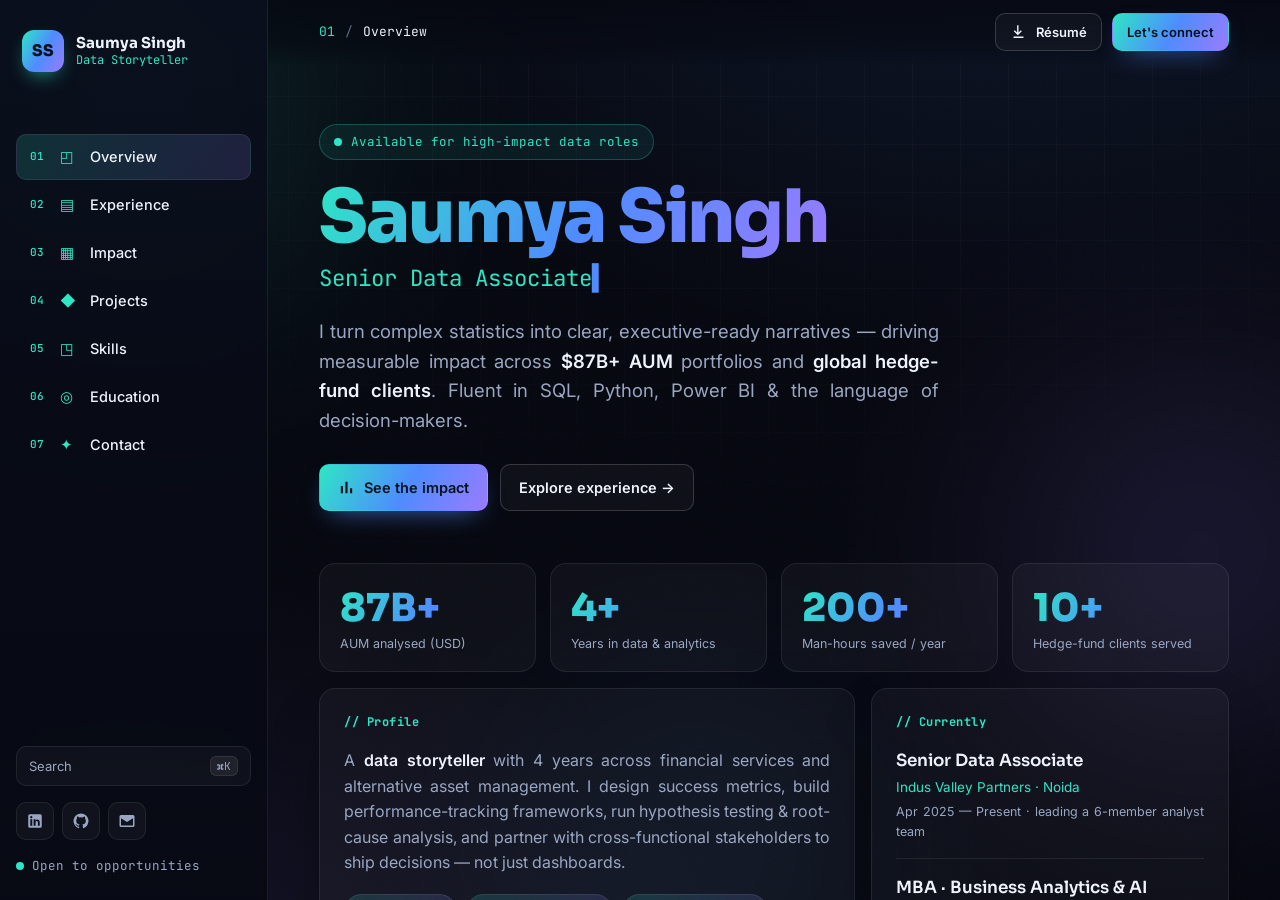
<file: index.html>
<!DOCTYPE html>
<html lang="en">
<head>
  <meta charset="UTF-8" />
  <meta name="viewport" content="width=device-width, initial-scale=1.0" />
  <title>Saumya Singh · Data Storyteller</title>
  <meta name="description" content="Saumya Singh — Data Storyteller & Senior Data Associate. Turning complex data into executive-ready decisions across $87B+ AUM hedge-fund portfolios." />
  <link rel="preconnect" href="https://fonts.googleapis.com" />
  <link rel="preconnect" href="https://fonts.gstatic.com" crossorigin />
  <link href="https://fonts.googleapis.com/css2?family=Sora:wght@500;600;700;800&family=Inter:wght@400;500;600&family=JetBrains+Mono:wght@500&display=swap" rel="stylesheet" />
  <link rel="stylesheet" href="styles.css" />
</head>
<body>
  <!-- Ambient background -->
  <div class="bg" aria-hidden="true">
    <div class="bg__grid"></div>
    <div class="bg__orb bg__orb--1"></div>
    <div class="bg__orb bg__orb--2"></div>
    <div class="bg__orb bg__orb--3"></div>
    <div class="bg__noise"></div>
  </div>

  <!-- ============ SIDEBAR ============ -->
  <aside class="side" id="side">
    <div class="side__top">
      <a class="brand" href="#overview" data-view="overview">
        <span class="brand__logo">SS</span>
        <span class="brand__txt">
          <strong>Saumya Singh</strong>
          <em>Data Storyteller</em>
        </span>
      </a>
    </div>

    <nav class="navlist" id="navlist" aria-label="Primary">
      <a class="navitem" href="#overview"   data-view="overview"><span class="navitem__ix">01</span><span class="navitem__ic">◰</span><span class="navitem__tx">Overview</span></a>
      <a class="navitem" href="#experience" data-view="experience"><span class="navitem__ix">02</span><span class="navitem__ic">▤</span><span class="navitem__tx">Experience</span></a>
      <a class="navitem" href="#impact"     data-view="impact"><span class="navitem__ix">03</span><span class="navitem__ic">▦</span><span class="navitem__tx">Impact</span></a>
      <a class="navitem" href="#projects"   data-view="projects"><span class="navitem__ix">04</span><span class="navitem__ic">◆</span><span class="navitem__tx">Projects</span></a>
      <a class="navitem" href="#skills"     data-view="skills"><span class="navitem__ix">05</span><span class="navitem__ic">◳</span><span class="navitem__tx">Skills</span></a>
      <a class="navitem" href="#education"  data-view="education"><span class="navitem__ix">06</span><span class="navitem__ic">◎</span><span class="navitem__tx">Education</span></a>
      <a class="navitem" href="#contact"    data-view="contact"><span class="navitem__ix">07</span><span class="navitem__ic">✦</span><span class="navitem__tx">Contact</span></a>
      <span class="navind" id="navind" aria-hidden="true"></span>
    </nav>

    <div class="side__bottom">
      <button class="cmdk" id="cmdkBtn" type="button">
        <span>Search</span><kbd>⌘K</kbd>
      </button>
      <div class="side__social">
        <a href="https://www.linkedin.com/in/saumya-singh-0604/" target="_blank" rel="noopener noreferrer" aria-label="LinkedIn" title="LinkedIn">
          <svg viewBox="0 0 24 24"><path d="M19 3a2 2 0 0 1 2 2v14a2 2 0 0 1-2 2H5a2 2 0 0 1-2-2V5a2 2 0 0 1 2-2h14zM8.34 18.34V9.74H5.67v8.6h2.67zM7 8.57a1.55 1.55 0 1 0 0-3.1 1.55 1.55 0 0 0 0 3.1zM18.34 18.34v-4.71c0-2.52-1.35-3.69-3.14-3.69a2.71 2.71 0 0 0-2.46 1.35h-.04V9.74h-2.56v8.6h2.67v-4.25c0-1.12.21-2.2 1.6-2.2 1.37 0 1.39 1.28 1.39 2.27v4.18h2.68z"/></svg>
        </a>
        <a href="https://github.com/data-with-saumya" target="_blank" rel="noopener noreferrer" aria-label="GitHub" title="GitHub">
          <svg viewBox="0 0 24 24"><path d="M12 2A10 10 0 0 0 8.84 21.5c.5.08.66-.22.66-.48v-1.7c-2.78.6-3.37-1.34-3.37-1.34-.45-1.16-1.11-1.46-1.11-1.46-.9-.62.07-.6.07-.6 1 .07 1.53 1.03 1.53 1.03.9 1.52 2.34 1.08 2.91.83.09-.65.35-1.09.63-1.34-2.22-.25-4.55-1.11-4.55-4.94 0-1.09.39-1.98 1.03-2.68-.1-.25-.45-1.27.1-2.65 0 0 .84-.27 2.75 1.02a9.5 9.5 0 0 1 5 0c1.91-1.29 2.75-1.02 2.75-1.02.55 1.38.2 2.4.1 2.65.64.7 1.03 1.59 1.03 2.68 0 3.84-2.34 4.69-4.57 4.94.36.31.68.92.68 1.85v2.74c0 .27.16.57.67.48A10 10 0 0 0 12 2z"/></svg>
        </a>
        <a href="mailto:aba25saumya@iima.ac.in" aria-label="Email" title="Email">
          <svg viewBox="0 0 24 24"><path d="M4 4h16a2 2 0 0 1 2 2v12a2 2 0 0 1-2 2H4a2 2 0 0 1-2-2V6a2 2 0 0 1 2-2zm8 7L4.5 6.5h15L12 11zm0 2.2L4 8.2V18h16V8.2l-8 5z"/></svg>
        </a>
      </div>
      <p class="side__avail"><span class="dot"></span> Open to opportunities</p>
    </div>
  </aside>

  <!-- ============ MOBILE TOPBAR ============ -->
  <header class="mtop">
    <a class="brand brand--mini" href="#overview" data-view="overview">
      <span class="brand__logo">SS</span><strong>Saumya Singh</strong>
    </a>
    <button class="burger" id="burger" aria-label="Menu"><span></span><span></span><span></span></button>
  </header>
  <div class="scrim" id="scrim" aria-hidden="true"></div>

  <!-- ============ STAGE ============ -->
  <main class="stage" id="stage">
    <div class="topbar">
      <div class="topbar__crumb">
        <span class="topbar__ix" id="tbIx">01</span>
        <span class="topbar__sep">/</span>
        <span class="topbar__name" id="tbName">Overview</span>
      </div>
      <div class="topbar__actions">
        <a class="btn btn--ghost btn--sm" id="cvBtn" href="assets/Saumya_Singh_Resume.pdf" download>
          <svg viewBox="0 0 24 24" class="ic"><path d="M12 3v10.5l3.3-3.3 1.4 1.4-5.7 5.7-5.7-5.7 1.4-1.4 3.3 3.3V3h2zM5 19h14v2H5z"/></svg>
          Résumé
        </a>
        <a class="btn btn--primary btn--sm" href="https://www.linkedin.com/in/saumya-singh-0604/" target="_blank" rel="noopener noreferrer">Let's connect</a>
      </div>
    </div>

    <!-- ============================================================= OVERVIEW -->
    <section class="view" id="overview" data-ix="01" data-name="Overview">
      <div class="vwrap">
        <div class="hero">
          <p class="hero__eyebrow"><span class="dot"></span> Available for high-impact data roles</p>
          <h1 class="hero__title"><span class="grad">Saumya Singh</span></h1>
          <p class="hero__role"><span id="typed"></span><span class="caret">▌</span></p>
          <p class="hero__lede">
            I turn complex statistics into clear, executive-ready narratives —
            driving measurable impact across <b>$87B+ AUM</b> portfolios and
            <b>global hedge-fund clients</b>. Fluent in SQL, Python, Power BI &amp; the language of decision-makers.
          </p>
          <div class="hero__cta">
            <a class="btn btn--primary" href="#impact" data-view="impact">
              <svg viewBox="0 0 24 24" class="ic"><path d="M4 20V10h3v10H4zm6.5 0V4h3v16h-3zM17 20v-7h3v7h-3z"/></svg>
              See the impact
            </a>
            <a class="btn btn--ghost" href="#experience" data-view="experience">Explore experience →</a>
          </div>
        </div>

        <div class="kpis">
          <button class="kpi" data-view="impact">
            <span class="kpi__num"><span data-count="87" data-suffix="B+">0</span></span>
            <span class="kpi__lbl">AUM analysed (USD)</span>
            <span class="kpi__spark"></span>
          </button>
          <button class="kpi" data-view="experience">
            <span class="kpi__num"><span data-count="4" data-suffix="+">0</span></span>
            <span class="kpi__lbl">Years in data &amp; analytics</span>
            <span class="kpi__spark"></span>
          </button>
          <button class="kpi" data-view="impact">
            <span class="kpi__num"><span data-count="200" data-suffix="+">0</span></span>
            <span class="kpi__lbl">Man-hours saved / year</span>
            <span class="kpi__spark"></span>
          </button>
          <button class="kpi" data-view="impact">
            <span class="kpi__num"><span data-count="10" data-suffix="+">0</span></span>
            <span class="kpi__lbl">Hedge-fund clients served</span>
            <span class="kpi__spark"></span>
          </button>
        </div>

        <div class="ov-grid">
          <article class="card ov-about">
            <h3 class="card__kicker">// Profile</h3>
            <p>
              A <b>data storyteller</b> with 4 years across financial services and
              alternative asset management. I design success metrics, build
              performance-tracking frameworks, run hypothesis testing &amp; root-cause
              analysis, and partner with cross-functional stakeholders to ship
              decisions — not just dashboards.
            </p>
            <div class="chips">
              <span class="chip" data-view="skills">Data Analytics</span>
              <span class="chip" data-view="skills">Executive Reporting</span>
              <span class="chip" data-view="skills">MDM &amp; Governance</span>
              <span class="chip" data-view="skills">Hedge Funds</span>
              <span class="chip" data-view="skills">ESG Strategy</span>
              <span class="chip" data-view="skills">AI Product</span>
            </div>
          </article>
          <article class="card ov-now">
            <h3 class="card__kicker">// Currently</h3>
            <p class="ov-now__role">Senior Data Associate</p>
            <p class="ov-now__org">Indus Valley Partners · Noida</p>
            <p class="ov-now__meta">Apr 2025 — Present · leading a 6-member analyst team</p>
            <hr class="rule" />
            <p class="ov-now__role">MBA · Business Analytics &amp; AI</p>
            <p class="ov-now__org">IIM Ahmedabad</p>
            <p class="ov-now__meta">Mar 2025 — Ongoing</p>
            <a class="link-more" href="#education" data-view="education">View education →</a>
          </article>
        </div>
      </div>
    </section>

    <!-- ============================================================= EXPERIENCE -->
    <section class="view" id="experience" data-ix="02" data-name="Experience">
      <div class="vwrap">
        <header class="vhead">
          <h2 class="vhead__title">Experience</h2>
          <p class="vhead__sub">Six years of compounding ownership — from business development to leading data delivery for global hedge funds. <b>Select a role</b> to expand.</p>
        </header>

        <div class="exp">
          <div class="exp__list" id="expList" role="tablist" aria-label="Roles">
            <button class="exprole is-active" data-role="r1" role="tab">
              <span class="exprole__dot"></span>
              <span class="exprole__body">
                <strong>Senior Data Associate</strong>
                <em>Indus Valley Partners</em>
                <span class="exprole__date">Apr 2025 — Present</span>
              </span>
            </button>
            <button class="exprole" data-role="r2" role="tab">
              <span class="exprole__dot"></span>
              <span class="exprole__body">
                <strong>Data Associate</strong>
                <em>Indus Valley Partners</em>
                <span class="exprole__date">Oct 2022 — Mar 2025</span>
              </span>
            </button>
            <button class="exprole" data-role="r3" role="tab">
              <span class="exprole__dot"></span>
              <span class="exprole__body">
                <strong>Business Manager</strong>
                <em>ETEHAS</em>
                <span class="exprole__date">Nov 2020 — May 2022</span>
              </span>
            </button>
            <button class="exprole" data-role="r4" role="tab">
              <span class="exprole__dot"></span>
              <span class="exprole__body">
                <strong>Business Development Exec.</strong>
                <em>ACPL Systems</em>
                <span class="exprole__date">Jun 2019 — Mar 2020</span>
              </span>
            </button>
          </div>

          <div class="exp__detail" id="expDetail">
            <!-- R1 -->
            <article class="expcard is-active" data-role="r1">
              <div class="expcard__head">
                <div>
                  <h3>Senior Data Associate</h3>
                  <p class="expcard__org">Indus Valley Partners · Noida</p>
                </div>
                <span class="expcard__date">Apr 2025 — Present</span>
              </div>
              <div class="expcard__tags"><span>SQL</span><span>Python</span><span>EDM</span><span>AI Pilots</span><span>ESG</span><span>Leadership</span></div>
              <ul class="bullets">
                <li><b>Data Consulting &amp; Automation</b> — <i>+15% operational efficiency</i> and <i>200+ man-hours saved / year</i> by orchestrating data-driven consulting for global hedge funds and automating end-to-end reporting pipelines.</li>
                <li><b>Experiment Design &amp; Validation</b> — validated a new AI-powered analytics solution before company-wide rollout by piloting the Portfolio Monitoring chatbot and aligning NY-based stakeholders with the product team.</li>
                <li><b>Validation Automation</b> — cut manual testing effort to <i>10% of prior levels</i> via automated alert monitoring and targeted error resolution.</li>
                <li><b>ESG Strategy</b> — pioneered an ESG Policy Trend Analysis framework, turning regulatory complexity into pitch-ready insights.</li>
                <li><b>Team Leadership</b> — led a <i>6-member</i> analyst team across concurrent global mandates, lifting delivery accuracy by <i>15%</i>.</li>
              </ul>
            </article>
            <!-- R2 -->
            <article class="expcard" data-role="r2">
              <div class="expcard__head">
                <div>
                  <h3>Data Associate</h3>
                  <p class="expcard__org">Indus Valley Partners · Noida</p>
                </div>
                <span class="expcard__date">Oct 2022 — Mar 2025</span>
              </div>
              <p class="expcard__note">★ Promoted to Senior Data Associate after 2.5 years — 6 Data Associates reporting in.</p>
              <div class="expcard__tags"><span>MDM</span><span>Data Governance</span><span>Power BI</span><span>Predictive Modelling</span><span>BRD/FRD/TOM</span></div>
              <ul class="bullets">
                <li><b>MDM Implementation (Project Owner)</b> — delivered IVP's Enterprise Data Dictionary with metadata management, taxonomy modelling, data lineage &amp; validation standards — <i>production bugs cut 54% → 25%</i>.</li>
                <li><b>Data Integration &amp; Architecture</b> — built scalable governance frameworks across financial, portfolio, asset &amp; client domains; an audit-ready standard adopted across the implementation team.</li>
                <li><b>Portfolio Analytics</b> — insights for <i>$87B+ AUM</i> via data mining &amp; predictive modelling, enabling C-suite decisions.</li>
                <li><b>BI &amp; Reporting</b> — governed Power BI dashboards for <i>10+ hedge-fund clients</i>, reducing manual effort 15%.</li>
                <li><b>Business Analysis</b> — authored BRDs, FRDs &amp; Target Operating Models for multi-million-dollar initiatives.</li>
              </ul>
            </article>
            <!-- R3 -->
            <article class="expcard" data-role="r3">
              <div class="expcard__head">
                <div>
                  <h3>Business Manager</h3>
                  <p class="expcard__org">ETEHAS · Gurugram</p>
                </div>
                <span class="expcard__date">Nov 2020 — May 2022</span>
              </div>
              <div class="expcard__tags"><span>Operations</span><span>Go-to-Market</span><span>Market Research</span><span>B2B</span></div>
              <ul class="bullets">
                <li><b>Entrepreneurial Leadership</b> — ran end-to-end operations in a high-growth startup; pivoted through COVID to drive a <i>+22% increase in sales</i>.</li>
                <li><b>Proactive Problem-Solving</b> — owned the full lifecycle of retail pop-up stores, from location scouting to lead generation.</li>
                <li><b>Market Research</b> — analysed customer segments &amp; manufacturing workflows to optimise supply chains and support B2B deals.</li>
              </ul>
            </article>
            <!-- R4 -->
            <article class="expcard" data-role="r4">
              <div class="expcard__head">
                <div>
                  <h3>Business Development Executive</h3>
                  <p class="expcard__org">ACPL Systems Pvt. Ltd. · Gurugram</p>
                </div>
                <span class="expcard__date">Jun 2019 — Mar 2020</span>
              </div>
              <div class="expcard__tags"><span>CRM</span><span>Sales Funnel</span><span>Outreach</span></div>
              <ul class="bullets">
                <li>Generated leads &amp; expanded customer interest by <i>10%</i> through targeted outreach.</li>
                <li>Managed accounts end-to-end across <i>17 client relationships</i>, owning the full CRM cycle.</li>
                <li>Engaged IT leaders for panels &amp; webinars, growing audience reach <i>3×</i>.</li>
              </ul>
            </article>
          </div>
        </div>
      </div>
    </section>

    <!-- ============================================================= IMPACT -->
    <section class="view" id="impact" data-ix="03" data-name="Impact">
      <div class="vwrap">
        <header class="vhead">
          <h2 class="vhead__title">Impact, in numbers</h2>
          <p class="vhead__sub">Every line on a résumé should move a metric. Here's the data story.</p>
        </header>

        <div class="tiles">
          <div class="tile"><span class="tile__n"><span data-count="87" data-suffix="B+">0</span></span><span class="tile__l">USD AUM analysed</span></div>
          <div class="tile"><span class="tile__n"><span data-count="200" data-suffix="+">0</span></span><span class="tile__l">Man-hours saved / yr</span></div>
          <div class="tile"><span class="tile__n"><span data-count="10" data-suffix="+">0</span></span><span class="tile__l">Hedge-fund clients</span></div>
          <div class="tile"><span class="tile__n"><span data-count="6">0</span></span><span class="tile__l">Analysts led</span></div>
          <div class="tile"><span class="tile__n"><span data-count="5">0</span></span><span class="tile__l">Global clients</span></div>
          <div class="tile"><span class="tile__n"><span data-count="3" data-suffix="×">0</span></span><span class="tile__l">Audience reach</span></div>
        </div>

        <div class="impact-grid">
          <article class="card chart-card">
            <h3 class="card__kicker">// Measured business impact</h3>
            <div class="bars">
              <div class="bar"><div class="bar__top"><span>Manual testing reduced</span><b>90%</b></div><div class="bar__track"><div class="bar__fill" style="--val:90%"></div></div></div>
              <div class="bar"><div class="bar__top"><span>Sales growth · ETEHAS</span><b>+22%</b></div><div class="bar__track"><div class="bar__fill" style="--val:22%"></div></div></div>
              <div class="bar"><div class="bar__top"><span>Operational efficiency</span><b>+15%</b></div><div class="bar__track"><div class="bar__fill" style="--val:15%"></div></div></div>
              <div class="bar"><div class="bar__top"><span>Delivery accuracy</span><b>+15%</b></div><div class="bar__track"><div class="bar__fill" style="--val:15%"></div></div></div>
              <div class="bar"><div class="bar__top"><span>Customer interest · ACPL</span><b>+10%</b></div><div class="bar__track"><div class="bar__fill" style="--val:10%"></div></div></div>
            </div>
          </article>

          <article class="card chart-card">
            <h3 class="card__kicker">// Production quality — bug rate</h3>
            <div class="beforeafter">
              <div class="ba">
                <div class="ba__bar ba__bar--bad"><div class="ba__fill" style="--val:54%"></div></div>
                <span class="ba__n">54%</span><span class="ba__l">Before</span>
              </div>
              <svg class="ba__arrow" viewBox="0 0 24 24"><path d="M5 12h12l-4-4m4 4-4 4"/></svg>
              <div class="ba">
                <div class="ba__bar ba__bar--good"><div class="ba__fill" style="--val:25%"></div></div>
                <span class="ba__n">25%</span><span class="ba__l">After (MDM)</span>
              </div>
            </div>
            <p class="chart-foot">Owned IVP's Enterprise Data Dictionary end-to-end — a <b>29-point</b> drop in production bugs and a step-change in data trust.</p>
          </article>

          <article class="card rings-card">
            <h3 class="card__kicker">// Signature outcomes</h3>
            <div class="rings">
              <div class="ring" style="--p:15">
                <svg viewBox="0 0 120 120"><circle class="ring__bg" cx="60" cy="60" r="52"/><circle class="ring__val" cx="60" cy="60" r="52"/></svg>
                <span class="ring__c"><b>+15%</b><em>Efficiency</em></span>
              </div>
              <div class="ring" style="--p:90">
                <svg viewBox="0 0 120 120"><circle class="ring__bg" cx="60" cy="60" r="52"/><circle class="ring__val" cx="60" cy="60" r="52"/></svg>
                <span class="ring__c"><b>90%</b><em>Less testing</em></span>
              </div>
              <div class="ring" style="--p:22">
                <svg viewBox="0 0 120 120"><circle class="ring__bg" cx="60" cy="60" r="52"/><circle class="ring__val" cx="60" cy="60" r="52"/></svg>
                <span class="ring__c"><b>+22%</b><em>Sales</em></span>
              </div>
            </div>
          </article>
        </div>
      </div>
    </section>

    <!-- ============================================================= PROJECTS -->
    <section class="view" id="projects" data-ix="04" data-name="Projects">
      <div class="vwrap">
        <header class="vhead">
          <h2 class="vhead__title">Projects from <em>SaumyaDigsIn</em></h2>
          <p class="vhead__sub">Personal investigations — each one a full case: the problem, the data, the SQL, and the decision. <a class="vhead__link" href="https://github.com/data-with-saumya/SaumyaDigsIn" target="_blank" rel="noopener noreferrer">github.com/data-with-saumya/SaumyaDigsIn ↗</a></p>
        </header>

        <div class="projects-grid">
          <button class="proj-card" data-view="project-trust-safety" type="button">
            <div class="proj-card__top">
              <span class="proj-card__ix">P-01</span>
              <span class="proj-card__status proj-card__status--closed">● investigation_closed</span>
            </div>
            <div class="proj-card__hero">
              <span class="proj-card__metric">+248<small>%</small></span>
              <span class="proj-card__metric-l">weekly removals spike</span>
            </div>
            <h3 class="proj-card__title">Content moderation spike investigation</h3>
            <p class="proj-card__hook">Was the system overreacting — or was something real happening? Full 3-step SQL investigation: anomaly detection → RCA → precision check.</p>
            <div class="proj-card__tags">
              <span class="proj-tag">Trust &amp; Safety</span>
              <span class="proj-tag">SQL · Window Functions</span>
              <span class="proj-tag">Anomaly Detection</span>
            </div>
            <span class="proj-card__cta">Open project <svg viewBox="0 0 24 24" width="14" height="14" fill="none" stroke="currentColor" stroke-width="2.2"><path d="M5 12h14M13 6l6 6-6 6"/></svg></span>
          </button>

          <button class="proj-card" data-view="project-fraud-alert" type="button">
            <div class="proj-card__top">
              <span class="proj-card__ix">P-02</span>
              <span class="proj-card__status proj-card__status--open">◎ product_investigation</span>
            </div>
            <div class="proj-card__hero">
              <span class="proj-card__metric">~95<small>%</small></span>
              <span class="proj-card__metric-l">fraud alert false positives</span>
            </div>
            <h3 class="proj-card__title">Should we build the "This Was Me" button?</h3>
            <p class="proj-card__hook">A full PM investigation — RICE scoring across 3 features, PRD with guardrails, and a complete A/B test spec with kill-switch conditions.</p>
            <div class="proj-card__tags">
              <span class="proj-tag">FinTech</span>
              <span class="proj-tag">Product Management</span>
              <span class="proj-tag">A/B Testing</span>
            </div>
            <span class="proj-card__cta">Open project <svg viewBox="0 0 24 24" width="14" height="14" fill="none" stroke="currentColor" stroke-width="2.2"><path d="M5 12h14M13 6l6 6-6 6"/></svg></span>
          </button>
        </div>
      </div>
    </section>

    <!-- ============================================================= PROJECT · TRUST & SAFETY -->
    <section class="view" id="project-trust-safety" data-ix="04" data-name="Projects · Trust & Safety">
      <div class="vwrap">
        <a class="proj-back" href="#projects" data-view="projects">
          <svg viewBox="0 0 24 24" width="14" height="14" fill="none" stroke="currentColor" stroke-width="2.2"><path d="M19 12H5M11 18l-6-6 6-6"/></svg>
          Back to projects
        </a>

        <header class="vhead vhead--proj">
          <span class="proj-detail__kicker">P-01 · Trust &amp; Safety · SQL Analytics · Anomaly Detection</span>
          <h2 class="vhead__title">Content removals jumped <em>+248%</em> in a week. Was the system overreacting — or was something real happening?</h2>
          <p class="vhead__sub">A full 3-step investigation across simulated trust &amp; safety enforcement data: anomaly detection → multi-variable RCA → precision check. The wrong diagnosis means the wrong fix — tighten a policy when you should be hunting a network, or vice versa.</p>
        </header>

        <div class="proj-actions">
          <a class="btn btn--primary" href="https://github.com/data-with-saumya/SaumyaDigsIn/tree/main/projects/trust-safety-policy-enforcement" target="_blank" rel="noopener noreferrer">
            <svg viewBox="0 0 24 24" width="16" height="16" fill="currentColor"><path d="M12 0C5.37 0 0 5.37 0 12c0 5.31 3.435 9.795 8.205 11.385.6.105.825-.255.825-.57 0-.285-.015-1.23-.015-2.235-3.015.555-3.795-.735-4.035-1.41-.135-.345-.72-1.41-1.23-1.695-.42-.225-1.02-.78-.015-.795.945-.015 1.62.87 1.845 1.23 1.08 1.815 2.805 1.305 3.495.99.105-.78.42-1.305.765-1.605-2.67-.3-5.46-1.335-5.46-5.925 0-1.305.465-2.385 1.23-3.225-.12-.3-.54-1.53.12-3.18 0 0 1.005-.315 3.3 1.23.96-.27 1.98-.405 3-.405s2.04.135 3 .405c2.295-1.56 3.3-1.23 3.3-1.23.66 1.65.24 2.88.12 3.18.765.84 1.23 1.905 1.23 3.225 0 4.605-2.805 5.625-5.475 5.925.435.375.81 1.095.81 2.22 0 1.605-.015 2.895-.015 3.3 0 .315.225.69.825.57A12.02 12.02 0 0 0 24 12c0-6.63-5.37-12-12-12z"/></svg>
            View on GitHub
          </a>
          <a class="btn btn--ghost" href="https://www.linkedin.com/posts/saumya-singh-0604_%F0%9D%97%A7%F0%9D%97%B5%F0%9D%97%B2-%F0%9D%97%A0%F0%9D%97%B6%F0%9D%98%80%F0%9D%97%B6%F0%9D%97%BB%F0%9D%97%B3%F0%9D%97%BC%F0%9D%97%BF%F0%9D%97%BA%F0%9D%97%AE%F0%9D%98%81%F0%9D%97%B6%F0%9D%97%BC%F0%9D%97%BB-%F0%9D%97%A6%F0%9D%97%BD%F0%9D%97%B6%F0%9D%97%B8%F0%9D%97%B2-activity-7475042507882455040--tqv" target="_blank" rel="noopener noreferrer">
            <svg viewBox="0 0 24 24" width="16" height="16" fill="currentColor"><path d="M19 3a2 2 0 0 1 2 2v14a2 2 0 0 1-2 2H5a2 2 0 0 1-2-2V5a2 2 0 0 1 2-2h14zM8.34 18.34V9.74H5.67v8.6h2.67zM7 8.57a1.55 1.55 0 1 0 0-3.1 1.55 1.55 0 0 0 0 3.1zM18.34 18.34v-4.71c0-2.52-1.35-3.69-3.14-3.69a2.71 2.71 0 0 0-2.46 1.35h-.04V9.74h-2.56v8.6h2.67v-4.25c0-1.12.21-2.2 1.6-2.2 1.37 0 1.39 1.28 1.39 2.27v4.18h2.68z"/></svg>
            Read on LinkedIn
          </a>
        </div>

        <div class="proj-flow">
          <div class="proj-step">
            <span class="proj-step__num">STEP 01 · DETECT</span>
            <h4 class="proj-step__name">Anomaly flagged</h4>
            <p class="proj-step__det"><b>810 → 2,822</b> removals on the India / Misinformation cell, caught automatically by a LAG() window-function query — not eyeballed on a chart.</p>
          </div>
          <div class="proj-step">
            <span class="proj-step__num">STEP 02 · DISENTANGLE</span>
            <h4 class="proj-step__name">Root cause cohort</h4>
            <p class="proj-step__det">Sliced across device × channel age × detection source. <b>41%</b> of the spike traced to one cohort: <b>accounts under 7 days old, uploading from mobile</b>.</p>
          </div>
          <div class="proj-step">
            <span class="proj-step__num">STEP 03 · VALIDATE</span>
            <h4 class="proj-step__name">Precision check</h4>
            <p class="proj-step__det">Appeal overturn rate during the spike: <b>2.9%</b> — vs. <b>15.0%</b> at baseline. The system got <b>more</b> confident during the spike, not less.</p>
          </div>
          <div class="proj-step proj-step--verdict">
            <span class="proj-step__num">VERDICT</span>
            <h4 class="proj-step__name">Not a bug. A coordinated push.</h4>
            <p class="proj-step__det">Route to network-detection (channel-creation-velocity as an early-warning signal). Don't touch the Misinformation classifier — over-enforcing isn't the problem.</p>
          </div>
        </div>

        <div class="proj-files">
          <h4 class="proj-files__head">Files in this project</h4>
          <ul class="proj-files__list">
            <li><span class="ext">.sql</span> <b>analysis_queries.sql</b><span class="desc">Full SQL pack: schema, KPI framework, anomaly detection, RCA, precision check</span></li>
            <li><span class="ext">.html</span> <b>dashboard.html</b><span class="desc">Interactive enforcement dashboard with KPI strip, regional trend, RCA case file</span></li>
            <li><span class="ext">.md</span> <b>README.md</b><span class="desc">Full writeup, findings, and verdict</span></li>
          </ul>
        </div>
      </div>
    </section>

    <!-- ============================================================= PROJECT · FRAUD ALERT -->
    <section class="view" id="project-fraud-alert" data-ix="04" data-name="Projects · Fraud Alert">
      <div class="vwrap">
        <a class="proj-back" href="#projects" data-view="projects">
          <svg viewBox="0 0 24 24" width="14" height="14" fill="none" stroke="currentColor" stroke-width="2.2"><path d="M19 12H5M11 18l-6-6 6-6"/></svg>
          Back to projects
        </a>

        <header class="vhead vhead--proj">
          <span class="proj-detail__kicker">P-02 · FinTech · Product Management · A/B Testing</span>
          <h2 class="vhead__title">Should we build a <em>"This Was Me"</em> button on fraud alerts?</h2>
          <p class="vhead__sub">Fraud alerts fire false positives ~95% of the time. Users disable them. That's a security catastrophe hiding inside a UX metric. Full PM investigation: RICE scoring across 3 candidate features, a PRD with guardrails, and a complete A/B test spec with kill-switch conditions.</p>
        </header>

        <div class="proj-actions">
          <a class="btn btn--primary" href="https://github.com/data-with-saumya/SaumyaDigsIn/tree/main/projects/fraud-alert-feedback-loop" target="_blank" rel="noopener noreferrer">
            <svg viewBox="0 0 24 24" width="16" height="16" fill="currentColor"><path d="M12 0C5.37 0 0 5.37 0 12c0 5.31 3.435 9.795 8.205 11.385.6.105.825-.255.825-.57 0-.285-.015-1.23-.015-2.235-3.015.555-3.795-.735-4.035-1.41-.135-.345-.72-1.41-1.23-1.695-.42-.225-1.02-.78-.015-.795.945-.015 1.62.87 1.845 1.23 1.08 1.815 2.805 1.305 3.495.99.105-.78.42-1.305.765-1.605-2.67-.3-5.46-1.335-5.46-5.925 0-1.305.465-2.385 1.23-3.225-.12-.3-.54-1.53.12-3.18 0 0 1.005-.315 3.3 1.23.96-.27 1.98-.405 3-.405s2.04.135 3 .405c2.295-1.56 3.3-1.23 3.3-1.23.66 1.65.24 2.88.12 3.18.765.84 1.23 1.905 1.23 3.225 0 4.605-2.805 5.625-5.475 5.925.435.375.81 1.095.81 2.22 0 1.605-.015 2.895-.015 3.3 0 .315.225.69.825.57A12.02 12.02 0 0 0 24 12c0-6.63-5.37-12-12-12z"/></svg>
            View on GitHub
          </a>
          <span class="btn btn--ghost btn--disabled" aria-disabled="true">
            <svg viewBox="0 0 24 24" width="16" height="16" fill="currentColor"><path d="M19 3a2 2 0 0 1 2 2v14a2 2 0 0 1-2 2H5a2 2 0 0 1-2-2V5a2 2 0 0 1 2-2h14zM8.34 18.34V9.74H5.67v8.6h2.67zM7 8.57a1.55 1.55 0 1 0 0-3.1 1.55 1.55 0 0 0 0 3.1zM18.34 18.34v-4.71c0-2.52-1.35-3.69-3.14-3.69a2.71 2.71 0 0 0-2.46 1.35h-.04V9.74h-2.56v8.6h2.67v-4.25c0-1.12.21-2.2 1.6-2.2 1.37 0 1.39 1.28 1.39 2.27v4.18h2.68z"/></svg>
            LinkedIn post coming soon
          </span>
        </div>

        <div class="proj-flow">
          <div class="proj-step">
            <span class="proj-step__num">STEP 01 · PROBLEM</span>
            <h4 class="proj-step__name">~95% false positives</h4>
            <p class="proj-step__det">Users disable fraud alerts when they fire wrongly — and lose the only real-time channel they have for actual fraud. A security catastrophe disguised as a UX metric.</p>
          </div>
          <div class="proj-step">
            <span class="proj-step__num">STEP 02 · RICE: 63</span>
            <h4 class="proj-step__name">Feedback loop wins</h4>
            <p class="proj-step__det">vs. threshold tuning (43) and alert snooze (27). Hardest to build safely — easiest to misuse as a model bypass if guardrails aren't there.</p>
          </div>
          <div class="proj-step">
            <span class="proj-step__num">STEP 03 · PRD</span>
            <h4 class="proj-step__name">Guardrails first</h4>
            <p class="proj-step__det">15% weight cap. High-confidence lock above 0.85 fraud probability. Tiered UX friction by transaction value. Abuse detection on the feedback channel itself.</p>
          </div>
          <div class="proj-step">
            <span class="proj-step__num">STEP 04 · A/B TEST</span>
            <h4 class="proj-step__name">50/50 · 30 days</h4>
            <p class="proj-step__det">Kill switch: +2% relative fraud miss rate vs. control = immediate pause. Checked daily, not at end-of-test. Bayesian sequential monitoring.</p>
          </div>
          <div class="proj-step proj-step--verdict">
            <span class="proj-step__num">VERDICT</span>
            <h4 class="proj-step__name">Build it. Conditions first.</h4>
            <p class="proj-step__det">The PM job isn't deciding to build — it's defining the conditions under which building is safe, and making sure those conditions ship before the feature.</p>
          </div>
        </div>

        <div class="proj-files">
          <h4 class="proj-files__head">Files in this project</h4>
          <ul class="proj-files__list">
            <li><span class="ext">.md</span> <b>README.md</b><span class="desc">Investigation overview, verdict, and source links</span></li>
            <li><span class="ext">.md</span> <b>prd.md</b><span class="desc">Full product requirements document with guardrail specs</span></li>
            <li><span class="ext">.md</span> <b>rice_scoring.md</b><span class="desc">3-feature RICE prioritization analysis</span></li>
            <li><span class="ext">.md</span> <b>ab_test_design.md</b><span class="desc">Experiment design with metrics, guardrails, and decision framework</span></li>
          </ul>
        </div>
      </div>
    </section>

    <!-- ============================================================= SKILLS -->
    <section class="view" id="skills" data-ix="05" data-name="Skills">
      <div class="vwrap">
        <header class="vhead">
          <h2 class="vhead__title">Skills &amp; toolkit</h2>
          <p class="vhead__sub"><b>Filter</b> by discipline — or scan the core stack with proficiency at a glance.</p>
        </header>

        <div class="core">
          <div class="core__item"><div class="core__top"><span>SQL · SSMS · BigQuery</span><b>Expert</b></div><div class="meter"><i style="--val:95%"></i></div></div>
          <div class="core__item"><div class="core__top"><span>Power BI</span><b>Expert</b></div><div class="meter"><i style="--val:92%"></i></div></div>
          <div class="core__item"><div class="core__top"><span>Python · Pandas · scikit-learn</span><b>Advanced</b></div><div class="meter"><i style="--val:85%"></i></div></div>
          <div class="core__item"><div class="core__top"><span>Data Governance &amp; MDM</span><b>Advanced</b></div><div class="meter"><i style="--val:90%"></i></div></div>
          <div class="core__item"><div class="core__top"><span>Excel &amp; Modelling</span><b>Expert</b></div><div class="meter"><i style="--val:93%"></i></div></div>
        </div>

        <div class="filters" id="filters" role="tablist" aria-label="Skill filters">
          <button class="filt is-active" data-cat="all">All</button>
          <button class="filt" data-cat="technical">Technical</button>
          <button class="filt" data-cat="analytics">Analytics</button>
          <button class="filt" data-cat="business">Business</button>
          <button class="filt" data-cat="leadership">Leadership</button>
          <button class="filt" data-cat="domain">Domain</button>
          <button class="filt" data-cat="comm">Communication</button>
        </div>

        <div class="matrix" id="matrix">
          <!-- technical -->
          <span class="sk" data-cat="technical">Advanced SQL</span><span class="sk" data-cat="technical">SSMS</span><span class="sk" data-cat="technical">Google BigQuery</span><span class="sk" data-cat="technical">Python</span><span class="sk" data-cat="technical">Pandas</span><span class="sk" data-cat="technical">NumPy</span><span class="sk" data-cat="technical">scikit-learn</span><span class="sk" data-cat="technical">Power BI</span><span class="sk" data-cat="technical">Excel</span><span class="sk" data-cat="technical">Data Mining</span><span class="sk" data-cat="technical">ETL</span><span class="sk" data-cat="technical">Data Pipelines</span><span class="sk" data-cat="technical">Data Governance</span><span class="sk" data-cat="technical">MDM</span><span class="sk" data-cat="technical">monday.com</span><span class="sk" data-cat="technical">ClickUp</span>
          <!-- analytics -->
          <span class="sk" data-cat="analytics">Statistical Problem-Solving</span><span class="sk" data-cat="analytics">Hypothesis Testing</span><span class="sk" data-cat="analytics">Root Cause Analysis</span><span class="sk" data-cat="analytics">Experimental Design</span><span class="sk" data-cat="analytics">Regression</span><span class="sk" data-cat="analytics">Time-Series Forecasting</span><span class="sk" data-cat="analytics">Predictive Modelling</span><span class="sk" data-cat="analytics">Classification</span><span class="sk" data-cat="analytics">Segmentation</span><span class="sk" data-cat="analytics">Clustering</span>
          <!-- business -->
          <span class="sk" data-cat="business">BRD / FRD / TOM</span><span class="sk" data-cat="business">Requirement Gathering</span><span class="sk" data-cat="business">Stakeholder Management</span><span class="sk" data-cat="business">Client Engagement</span><span class="sk" data-cat="business">Process Mapping</span><span class="sk" data-cat="business">Gap Analysis</span><span class="sk" data-cat="business">UAT Coordination</span><span class="sk" data-cat="business">Change Management</span><span class="sk" data-cat="business">Product Roadmap (MVP)</span>
          <!-- leadership -->
          <span class="sk" data-cat="leadership">Team Management</span><span class="sk" data-cat="leadership">Cross-team Collaboration</span><span class="sk" data-cat="leadership">Agile / Scrum</span><span class="sk" data-cat="leadership">Project Planning</span><span class="sk" data-cat="leadership">Delivery</span>
          <!-- domain -->
          <span class="sk" data-cat="domain">Alternative Asset Management</span><span class="sk" data-cat="domain">Hedge Funds</span><span class="sk" data-cat="domain">ESG (SFDR / SASB)</span><span class="sk" data-cat="domain">FinTech</span><span class="sk" data-cat="domain">Regulatory Reporting</span><span class="sk" data-cat="domain">AI Product Strategy</span>
          <!-- comm -->
          <span class="sk" data-cat="comm">Executive Reporting</span><span class="sk" data-cat="comm">Data Storytelling</span><span class="sk" data-cat="comm">Cross-functional Collaboration</span><span class="sk" data-cat="comm">Presentation Skills</span>
        </div>
      </div>
    </section>

    <!-- ============================================================= EDUCATION -->
    <section class="view" id="education" data-ix="06" data-name="Education">
      <div class="vwrap">
        <header class="vhead">
          <h2 class="vhead__title">Education &amp; journey</h2>
          <p class="vhead__sub">Engineering foundations, business management in the field, now an MBA in Analytics &amp; AI.</p>
        </header>

        <div class="edu">
          <article class="card edu__card">
            <span class="edu__badge">MBA</span>
            <h3>Blended MBA — Business Analytics &amp; AI</h3>
            <p class="edu__org">Indian Institute of Management, Ahmedabad (IIM-A)</p>
            <p class="edu__meta">Mar 2025 — Ongoing</p>
          </article>
          <article class="card edu__card">
            <span class="edu__badge">B.Tech</span>
            <h3>Bachelor of Technology</h3>
            <p class="edu__org">Amity University, Noida</p>
            <p class="edu__meta">2015 — 2019 · 7.56 CGPA</p>
          </article>
        </div>

        <h3 class="card__kicker journey__kick">// Career progression</h3>
        <ol class="journey">
          <li class="journey__step"><span class="journey__yr">2019</span><span class="journey__role">Business Development Exec.</span><span class="journey__org">ACPL Systems</span></li>
          <li class="journey__step"><span class="journey__yr">2020</span><span class="journey__role">Business Manager</span><span class="journey__org">ETEHAS</span></li>
          <li class="journey__step"><span class="journey__yr">2022</span><span class="journey__role">Data Associate</span><span class="journey__org">Indus Valley Partners</span></li>
          <li class="journey__step is-now"><span class="journey__yr">2025</span><span class="journey__role">Senior Data Associate</span><span class="journey__org">Indus Valley Partners</span></li>
        </ol>
      </div>
    </section>

    <!-- ============================================================= CONTACT -->
    <section class="view" id="contact" data-ix="07" data-name="Contact">
      <div class="vwrap vwrap--center">
        <div class="contact">
          <h2 class="contact__title">Let's build something <span class="grad">with data.</span></h2>
          <p class="contact__sub">Open to data analytics, consulting &amp; product roles. The fastest way to reach me is LinkedIn — it opens in a new tab.</p>
          <div class="contact__btns">
            <a class="contact__btn" href="https://www.linkedin.com/in/saumya-singh-0604/" target="_blank" rel="noopener noreferrer">
              <svg viewBox="0 0 24 24" class="ic"><path d="M19 3a2 2 0 0 1 2 2v14a2 2 0 0 1-2 2H5a2 2 0 0 1-2-2V5a2 2 0 0 1 2-2h14zM8.34 18.34V9.74H5.67v8.6h2.67zM7 8.57a1.55 1.55 0 1 0 0-3.1 1.55 1.55 0 0 0 0 3.1zM18.34 18.34v-4.71c0-2.52-1.35-3.69-3.14-3.69a2.71 2.71 0 0 0-2.46 1.35h-.04V9.74h-2.56v8.6h2.67v-4.25c0-1.12.21-2.2 1.6-2.2 1.37 0 1.39 1.28 1.39 2.27v4.18h2.68z"/></svg>
              <span><strong>LinkedIn</strong><em>in/saumya-singh-0604</em></span>
            </a>
            <a class="contact__btn" href="https://github.com/data-with-saumya" target="_blank" rel="noopener noreferrer">
              <svg viewBox="0 0 24 24" class="ic"><path d="M12 2A10 10 0 0 0 8.84 21.5c.5.08.66-.22.66-.48v-1.7c-2.78.6-3.37-1.34-3.37-1.34-.45-1.16-1.11-1.46-1.11-1.46-.9-.62.07-.6.07-.6 1 .07 1.53 1.03 1.53 1.03.9 1.52 2.34 1.08 2.91.83.09-.65.35-1.09.63-1.34-2.22-.25-4.55-1.11-4.55-4.94 0-1.09.39-1.98 1.03-2.68-.1-.25-.45-1.27.1-2.65 0 0 .84-.27 2.75 1.02a9.5 9.5 0 0 1 5 0c1.91-1.29 2.75-1.02 2.75-1.02.55 1.38.2 2.4.1 2.65.64.7 1.03 1.59 1.03 2.68 0 3.84-2.34 4.69-4.57 4.94.36.31.68.92.68 1.85v2.74c0 .27.16.57.67.48A10 10 0 0 0 12 2z"/></svg>
              <span><strong>GitHub</strong><em>data-with-saumya</em></span>
            </a>
            <a class="contact__btn" href="mailto:aba25saumya@iima.ac.in">
              <svg viewBox="0 0 24 24" class="ic"><path d="M4 4h16a2 2 0 0 1 2 2v12a2 2 0 0 1-2 2H4a2 2 0 0 1-2-2V6a2 2 0 0 1 2-2zm8 7L4.5 6.5h15L12 11zm0 2.2L4 8.2V18h16V8.2l-8 5z"/></svg>
              <span><strong>Email</strong><em>aba25saumya@iima.ac.in</em></span>
            </a>
            <a class="contact__btn" href="assets/Saumya_Singh_Resume.pdf" download>
              <svg viewBox="0 0 24 24" class="ic"><path d="M12 3v10.5l3.3-3.3 1.4 1.4-5.7 5.7-5.7-5.7 1.4-1.4 3.3 3.3V3h2zM5 19h14v2H5z"/></svg>
              <span><strong>Download CV</strong><em>PDF · one click</em></span>
            </a>
          </div>
          <p class="contact__loc">📍 Delhi-NCR, India</p>
        </div>
        <footer class="foot">
          <span>Designed &amp; built for <b>Saumya Singh</b></span>
          <span class="foot__dot">·</span>
          <span>Data Storyteller</span>
        </footer>
      </div>
    </section>
  </main>

  <!-- ============ COMMAND PALETTE ============ -->
  <div class="palette" id="palette" aria-hidden="true">
    <div class="palette__box" role="dialog" aria-modal="true" aria-label="Command palette">
      <div class="palette__input">
        <span class="palette__prompt">›</span>
        <input id="paletteInput" type="text" placeholder="Jump to a page or section…" autocomplete="off" spellcheck="false" />
        <kbd>esc</kbd>
      </div>
      <ul class="palette__list" id="paletteList"></ul>
    </div>
  </div>

  <script src="script.js"></script>
</body>
</html>
</file>
<file: styles.css>
/* ===========================================================
   Saumya Singh — Quant-terminal résumé app
   =========================================================== */
:root{
  --bg:#05070f; --bg2:#0a0e1c;
  --panel:rgba(255,255,255,.035); --panel2:rgba(255,255,255,.06);
  --brd:rgba(255,255,255,.08); --brd2:rgba(255,255,255,.16);
  --text:#eef2fb; --muted:#9aa6c2; --muted2:#5f6b86;
  --cyan:#2ee6c5; --blue:#4f8cff; --violet:#9a7bff; --amber:#ffc06b;
  --grad:linear-gradient(120deg,#2ee6c5 0%,#4f8cff 52%,#9a7bff 100%);
  --grad-soft:linear-gradient(120deg,rgba(46,230,197,.16),rgba(154,123,255,.16));
  --shadow:0 24px 60px -28px rgba(0,0,0,.8);
  /* spacing scale */
  --s1:6px; --s2:10px; --s3:16px; --s4:24px; --s5:36px; --s6:56px; --s7:84px;
  --r1:10px; --r2:16px; --r3:24px;
  --side:268px; --topbar:64px;
}
*{box-sizing:border-box;margin:0;padding:0}
html{scroll-behavior:smooth}
@media (prefers-reduced-motion:reduce){html{scroll-behavior:auto}*{animation:none!important;transition-duration:.01ms!important}}
body{
  font-family:"Inter",system-ui,sans-serif;background:var(--bg);color:var(--text);
  line-height:1.6;-webkit-font-smoothing:antialiased;overflow:hidden;
}
b,strong{color:var(--text);font-weight:600}
::selection{background:rgba(79,140,255,.32)}
.grad{background:var(--grad);-webkit-background-clip:text;background-clip:text;-webkit-text-fill-color:transparent}

/* ---------- ambient bg ---------- */
.bg{position:fixed;inset:0;z-index:-2;overflow:hidden;background:
  radial-gradient(1200px 700px at 78% -8%,rgba(79,140,255,.10),transparent 60%),
  radial-gradient(1000px 700px at 10% 110%,rgba(154,123,255,.10),transparent 60%),var(--bg)}
.bg__grid{position:absolute;inset:0;background-image:
  linear-gradient(rgba(255,255,255,.025) 1px,transparent 1px),
  linear-gradient(90deg,rgba(255,255,255,.025) 1px,transparent 1px);
  background-size:48px 48px;mask-image:radial-gradient(ellipse 90% 80% at 60% 0%,#000 35%,transparent 80%)}
.bg__orb{position:absolute;border-radius:50%;filter:blur(120px);opacity:.5}
.bg__orb--1{width:520px;height:520px;top:-160px;left:-120px;background:radial-gradient(circle,rgba(46,230,197,.5),transparent 65%);animation:float1 18s ease-in-out infinite}
.bg__orb--2{width:560px;height:560px;top:30%;right:-200px;background:radial-gradient(circle,rgba(154,123,255,.5),transparent 65%);animation:float2 22s ease-in-out infinite}
.bg__orb--3{width:420px;height:420px;bottom:-160px;left:38%;background:radial-gradient(circle,rgba(79,140,255,.42),transparent 65%);animation:float1 26s ease-in-out infinite}
.bg__noise{position:absolute;inset:0;opacity:.025;background-image:url("data:image/svg+xml,%3Csvg xmlns='http://www.w3.org/2000/svg' width='120' height='120'%3E%3Cfilter id='n'%3E%3CfeTurbulence type='fractalNoise' baseFrequency='.9' numOctaves='2'/%3E%3C/filter%3E%3Crect width='100%25' height='100%25' filter='url(%23n)'/%3E%3C/svg%3E")}
@keyframes float1{50%{transform:translate(50px,70px) scale(1.1)}}
@keyframes float2{50%{transform:translate(-60px,50px) scale(1.06)}}

/* ---------- buttons ---------- */
.btn{display:inline-flex;align-items:center;gap:9px;padding:11px 18px;border-radius:var(--r1);
  font-weight:600;font-size:14.5px;text-decoration:none;cursor:pointer;border:1px solid transparent;
  transition:transform .2s,box-shadow .25s,background .25s,border-color .25s;white-space:nowrap}
.btn .ic{width:17px;height:17px;fill:currentColor}
.btn--primary{background:var(--grad);color:#04121a;box-shadow:0 10px 26px -12px rgba(79,140,255,.8)}
.btn--primary:hover{transform:translateY(-2px);box-shadow:0 16px 34px -12px rgba(79,140,255,.95)}
.btn--ghost{background:var(--panel);color:var(--text);border-color:var(--brd2)}
.btn--ghost:hover{transform:translateY(-2px);border-color:rgba(46,230,197,.55);background:var(--panel2)}
.btn--sm{padding:8px 14px;font-size:13px}

/* ---------- sidebar ---------- */
.side{position:fixed;top:0;left:0;width:var(--side);height:100vh;z-index:40;
  display:flex;flex-direction:column;padding:var(--s4) var(--s3);
  background:linear-gradient(180deg,rgba(10,14,28,.86),rgba(6,9,18,.86));
  backdrop-filter:blur(16px);border-right:1px solid var(--brd)}
.brand{display:flex;align-items:center;gap:12px;text-decoration:none;color:var(--text);padding:6px}
.brand__logo{display:grid;place-items:center;width:42px;height:42px;border-radius:12px;flex:none;
  font-family:"Sora";font-weight:800;font-size:16px;color:#04121a;background:var(--grad);
  box-shadow:0 8px 20px -8px rgba(46,230,197,.8)}
.brand__txt{display:flex;flex-direction:column;line-height:1.25}
.brand__txt strong{font-family:"Sora";font-weight:700;font-size:15px}
.brand__txt em{font-style:normal;font-size:12px;color:var(--cyan);font-family:"JetBrains Mono"}

.navlist{position:relative;margin-top:var(--s6);display:flex;flex-direction:column;gap:2px;flex:1}
.navitem{position:relative;display:flex;align-items:center;gap:12px;padding:11px 14px;border-radius:var(--r1);
  text-decoration:none;color:var(--muted);font-size:14.5px;font-weight:500;z-index:1;transition:color .25s}
.navitem__ix{font-family:"JetBrains Mono";font-size:11px;color:var(--muted2);width:18px}
.navitem__ic{font-size:15px;opacity:.7;width:18px;text-align:center}
.navitem:hover{color:var(--text)}
.navitem.is-active{color:var(--text)}
.navitem.is-active .navitem__ix{color:var(--cyan)}
.navitem.is-active .navitem__ic{opacity:1;color:var(--cyan)}
.navind{position:absolute;top:0;left:0;width:100%;height:42px;border-radius:var(--r1);z-index:0;
  background:var(--grad-soft);border:1px solid var(--brd);opacity:0;
  transition:transform .42s cubic-bezier(.5,1.4,.4,1),opacity .3s}
.navind.show{opacity:1}

.side__bottom{display:flex;flex-direction:column;gap:var(--s3);margin-top:var(--s3)}
.cmdk{display:flex;align-items:center;justify-content:space-between;width:100%;padding:9px 12px;
  border-radius:var(--r1);background:var(--panel);border:1px solid var(--brd);color:var(--muted);
  font-family:inherit;font-size:13px;cursor:pointer;transition:border-color .25s,color .25s}
.cmdk:hover{border-color:var(--brd2);color:var(--text)}
.cmdk kbd{font-family:"JetBrains Mono";font-size:11px;background:rgba(255,255,255,.07);
  padding:2px 6px;border-radius:6px;border:1px solid var(--brd)}
.side__social{display:flex;gap:8px}
.side__social a{display:grid;place-items:center;width:38px;height:38px;border-radius:10px;
  background:var(--panel);border:1px solid var(--brd);transition:transform .2s,border-color .25s,background .25s}
.side__social a svg{width:18px;height:18px;fill:var(--muted);transition:fill .25s}
.side__social a:hover{transform:translateY(-2px);border-color:rgba(46,230,197,.5);background:var(--panel2)}
.side__social a:hover svg{fill:var(--cyan)}
.side__avail{display:flex;align-items:center;gap:8px;font-size:12.5px;color:var(--muted);font-family:"JetBrains Mono"}
.dot{width:8px;height:8px;border-radius:50%;background:var(--cyan);box-shadow:0 0 0 0 rgba(46,230,197,.7);animation:pulse 2s infinite;flex:none}
@keyframes pulse{0%{box-shadow:0 0 0 0 rgba(46,230,197,.6)}70%{box-shadow:0 0 0 8px rgba(46,230,197,0)}100%{box-shadow:0 0 0 0 rgba(46,230,197,0)}}

/* ---------- mobile top ---------- */
.mtop{display:none;position:fixed;top:0;left:0;right:0;height:var(--topbar);z-index:45;
  align-items:center;justify-content:space-between;padding:0 var(--s3);
  background:rgba(6,9,18,.82);backdrop-filter:blur(14px);border-bottom:1px solid var(--brd)}
.brand--mini{gap:10px}.brand--mini .brand__logo{width:34px;height:34px;font-size:14px}
.brand--mini strong{font-family:"Sora";font-weight:700;font-size:14.5px}
.burger{display:flex;flex-direction:column;gap:5px;background:none;border:0;cursor:pointer;padding:8px}
.burger span{width:22px;height:2px;background:var(--text);border-radius:2px;transition:.3s}
.scrim{position:fixed;inset:0;background:rgba(2,4,10,.6);backdrop-filter:blur(2px);z-index:39;opacity:0;pointer-events:none;transition:opacity .3s}
.scrim.show{opacity:1;pointer-events:auto}

/* ---------- stage ---------- */
.stage{position:fixed;top:0;left:var(--side);right:0;bottom:0;overflow-y:auto;overflow-x:hidden;scroll-behavior:smooth}
.stage::-webkit-scrollbar{width:10px}
.stage::-webkit-scrollbar-thumb{background:rgba(255,255,255,.12);border-radius:10px;border:3px solid transparent;background-clip:padding-box}
.stage::-webkit-scrollbar-thumb:hover{background:rgba(255,255,255,.22);background-clip:padding-box}
.topbar{position:sticky;top:0;z-index:20;display:flex;align-items:center;justify-content:space-between;
  height:var(--topbar);padding:0 clamp(20px,4vw,52px);
  background:linear-gradient(180deg,rgba(6,9,18,.86),rgba(6,9,18,.55) 70%,transparent);backdrop-filter:blur(8px)}
.topbar__crumb{display:flex;align-items:center;gap:10px;font-family:"JetBrains Mono";font-size:13px}
.topbar__ix{color:var(--cyan)}.topbar__sep{color:var(--muted2)}.topbar__name{color:var(--text)}
.topbar__actions{display:flex;gap:10px}

/* ---------- views ---------- */
.view{display:none;animation:viewIn .5s cubic-bezier(.2,.7,.2,1)}
.view.is-shown{display:block}
@keyframes viewIn{from{opacity:0;transform:translateY(16px)}to{opacity:1;transform:none}}
.vwrap{max-width:1080px;margin:0 auto;padding:var(--s5) clamp(20px,4vw,52px) var(--s7)}
.vwrap--center{min-height:calc(100vh - var(--topbar));display:flex;flex-direction:column;justify-content:center;align-items:center;text-align:center}
.vhead{margin-bottom:var(--s5)}
.vhead__title{font-family:"Sora";font-weight:800;font-size:clamp(1.9rem,4.5vw,2.9rem);letter-spacing:-.02em}
.vhead__title::after{content:"";display:block;width:56px;height:3px;margin-top:12px;background:var(--grad);border-radius:3px}
.vhead__sub{margin-top:18px;color:var(--muted);max-width:640px;font-size:1.02rem}

/* ---------- cards ---------- */
.card{background:var(--panel);border:1px solid var(--brd);border-radius:var(--r2);padding:var(--s4);box-shadow:var(--shadow)}
.card__kicker{font-family:"JetBrains Mono";font-size:12px;color:var(--cyan);margin-bottom:16px;letter-spacing:.04em}
.rule{border:0;border-top:1px solid var(--brd);margin:16px 0}
.link-more{display:inline-block;margin-top:16px;color:var(--cyan);text-decoration:none;font-size:13.5px;font-weight:600}
.link-more:hover{text-decoration:underline}

/* ---------- HERO / overview ---------- */
.hero{padding:var(--s4) 0 var(--s5)}
.hero__eyebrow{display:inline-flex;align-items:center;gap:9px;padding:7px 14px;border-radius:100px;font-size:12.5px;
  color:var(--cyan);background:rgba(46,230,197,.08);border:1px solid rgba(46,230,197,.25);font-family:"JetBrains Mono"}
.hero__title{font-family:"Sora";font-weight:800;font-size:clamp(2.6rem,7vw,4.6rem);line-height:1.02;letter-spacing:-.03em;margin:20px 0 6px}
.hero__role{font-family:"JetBrains Mono";font-size:clamp(1rem,2.4vw,1.4rem);color:var(--cyan);min-height:1.5em}
.caret{color:var(--blue);animation:blink 1s step-end infinite}
@keyframes blink{50%{opacity:0}}
.hero__lede{max-width:620px;margin-top:20px;color:var(--muted);font-size:clamp(1rem,2vw,1.16rem)}
.hero__cta{display:flex;flex-wrap:wrap;gap:12px;margin-top:28px}

.kpis{display:grid;grid-template-columns:repeat(4,1fr);gap:14px;margin-top:var(--s3)}
.kpi{position:relative;overflow:hidden;text-align:left;cursor:pointer;padding:20px;border-radius:var(--r2);
  background:var(--panel);border:1px solid var(--brd);font-family:inherit;color:var(--text);
  transition:transform .3s,border-color .3s,background .3s}
.kpi:hover{transform:translateY(-5px);border-color:rgba(46,230,197,.45);background:var(--panel2)}
.kpi__num{display:block;font-family:"Sora";font-weight:800;font-size:clamp(1.7rem,3.6vw,2.4rem);
  background:var(--grad);-webkit-background-clip:text;background-clip:text;-webkit-text-fill-color:transparent}
.kpi__lbl{display:block;margin-top:4px;font-size:12.5px;color:var(--muted)}
.kpi__spark{position:absolute;right:-20px;bottom:-20px;width:80px;height:80px;border-radius:50%;
  background:var(--grad-soft);opacity:0;transition:opacity .3s}
.kpi:hover .kpi__spark{opacity:1}

.ov-grid{display:grid;grid-template-columns:1.5fr 1fr;gap:16px;margin-top:16px}
.ov-about p{color:var(--muted)}
.chips{display:flex;flex-wrap:wrap;gap:9px;margin-top:18px}
.chip{padding:7px 13px;border-radius:100px;font-size:12.5px;cursor:pointer;color:var(--text);
  background:var(--grad-soft);border:1px solid var(--brd);transition:transform .2s,border-color .25s}
.chip:hover{transform:translateY(-2px);border-color:rgba(46,230,197,.5)}
.ov-now__role{font-family:"Sora";font-weight:600;font-size:1.05rem}
.ov-now__org{color:var(--cyan);font-size:13.5px;margin-top:2px}
.ov-now__meta{color:var(--muted);font-size:12.5px;margin-top:3px}

/* ---------- EXPERIENCE ---------- */
.exp{display:grid;grid-template-columns:300px 1fr;gap:18px;align-items:start}
.exp__list{display:flex;flex-direction:column;gap:10px;position:sticky;top:var(--s3)}
.exprole{display:flex;gap:12px;text-align:left;cursor:pointer;padding:14px 15px;border-radius:var(--r2);
  background:var(--panel);border:1px solid var(--brd);font-family:inherit;color:var(--text);transition:all .25s}
.exprole:hover{border-color:var(--brd2);background:var(--panel2);transform:translateX(3px)}
.exprole.is-active{border-color:rgba(46,230,197,.5);background:var(--grad-soft)}
.exprole__dot{width:11px;height:11px;border-radius:50%;margin-top:5px;flex:none;background:var(--muted2);transition:background .25s}
.exprole.is-active .exprole__dot{background:var(--cyan);box-shadow:0 0 0 4px rgba(46,230,197,.15)}
.exprole__body{display:flex;flex-direction:column;line-height:1.35}
.exprole__body strong{font-family:"Sora";font-weight:600;font-size:14.5px}
.exprole__body em{font-style:normal;font-size:12.5px;color:var(--cyan)}
.exprole__date{font-family:"JetBrains Mono";font-size:11px;color:var(--muted);margin-top:3px}
.expcard{display:none;animation:viewIn .4s ease}
.expcard.is-active{display:block}
.expcard__head{display:flex;justify-content:space-between;align-items:flex-start;gap:16px;flex-wrap:wrap;padding-bottom:14px;border-bottom:1px solid var(--brd)}
.expcard__head h3{font-family:"Sora";font-weight:700;font-size:1.4rem}
.expcard__org{color:var(--cyan);font-size:14px;margin-top:3px}
.expcard__date{font-family:"JetBrains Mono";font-size:12px;color:var(--muted);padding:5px 12px;border:1px solid var(--brd);border-radius:100px;white-space:nowrap}
.expcard__note{margin-top:14px;color:var(--amber);font-size:13px;font-weight:600}
.expcard__tags{display:flex;flex-wrap:wrap;gap:7px;margin:16px 0}
.expcard__tags span{font-family:"JetBrains Mono";font-size:11.5px;padding:5px 10px;border-radius:7px;color:var(--muted);background:rgba(255,255,255,.04);border:1px solid var(--brd)}
.bullets{list-style:none;display:grid;gap:13px}
.bullets li{position:relative;padding-left:24px;color:var(--muted);font-size:14.8px}
.bullets li::before{content:"▹";position:absolute;left:0;color:var(--cyan)}
.bullets i{font-style:normal;color:var(--cyan);font-weight:600}

/* ---------- IMPACT ---------- */
.tiles{display:grid;grid-template-columns:repeat(6,1fr);gap:12px;margin-bottom:18px}
.tile{padding:18px 14px;border-radius:var(--r2);background:var(--panel);border:1px solid var(--brd);text-align:center;transition:transform .3s,border-color .3s}
.tile:hover{transform:translateY(-4px);border-color:rgba(154,123,255,.45)}
.tile__n{display:block;font-family:"Sora";font-weight:800;font-size:clamp(1.3rem,2.6vw,1.7rem);
  background:var(--grad);-webkit-background-clip:text;background-clip:text;-webkit-text-fill-color:transparent}
.tile__l{display:block;margin-top:4px;font-size:11.5px;color:var(--muted)}
.impact-grid{display:grid;grid-template-columns:1fr 1fr;gap:16px}
.chart-card,.rings-card{min-height:100%}
.rings-card{grid-column:1 / -1}
.bars{display:grid;gap:16px}
.bar__top{display:flex;justify-content:space-between;font-size:13.5px;margin-bottom:7px}
.bar__top b{font-family:"JetBrains Mono";color:var(--cyan)}
.bar__track{height:11px;border-radius:100px;background:rgba(255,255,255,.05);overflow:hidden}
.bar__fill{height:100%;width:0;border-radius:100px;background:var(--grad);transition:width 1.1s cubic-bezier(.3,.9,.3,1)}
.view.animate .bar__fill{width:var(--val)}
.beforeafter{display:flex;align-items:flex-end;justify-content:center;gap:24px;padding:10px 0 4px}
.ba{display:flex;flex-direction:column;align-items:center;gap:8px;width:120px}
.ba__bar{width:64px;height:150px;border-radius:12px 12px 0 0;background:rgba(255,255,255,.05);display:flex;align-items:flex-end;overflow:hidden}
.ba__fill{width:100%;height:0;transition:height 1.1s cubic-bezier(.3,.9,.3,1);border-radius:12px 12px 0 0}
.view.animate .ba__fill{height:var(--val)}
.ba__bar--bad .ba__fill{background:linear-gradient(180deg,#ff7a7a,#ff5470)}
.ba__bar--good .ba__fill{background:linear-gradient(180deg,var(--cyan),var(--blue))}
.ba__n{font-family:"Sora";font-weight:700;font-size:1.1rem}
.ba__l{font-size:12px;color:var(--muted)}
.ba__arrow{width:34px;height:34px;fill:none;stroke:var(--muted2);stroke-width:2;stroke-linecap:round;stroke-linejoin:round;margin-bottom:60px}
.chart-foot{margin-top:18px;color:var(--muted);font-size:13.5px}
.rings{display:flex;flex-wrap:wrap;justify-content:space-around;gap:20px}
.ring{position:relative;width:140px;height:140px}
.ring svg{width:100%;height:100%;transform:rotate(-90deg)}
.ring__bg{fill:none;stroke:rgba(255,255,255,.07);stroke-width:10}
.ring__val{fill:none;stroke:url(#g);stroke-width:10;stroke-linecap:round;stroke:var(--cyan);
  stroke-dasharray:326.7;stroke-dashoffset:326.7;transition:stroke-dashoffset 1.3s cubic-bezier(.3,.9,.3,1)}
.view.animate .ring__val{stroke-dashoffset:calc(326.7 - 326.7 * var(--p) / 100)}
.ring__c{position:absolute;inset:0;display:flex;flex-direction:column;align-items:center;justify-content:center}
.ring__c b{font-family:"Sora";font-weight:800;font-size:1.5rem}
.ring__c em{font-style:normal;font-size:12px;color:var(--muted)}

/* ---------- SKILLS ---------- */
.core{display:grid;grid-template-columns:repeat(auto-fit,minmax(220px,1fr));gap:14px 28px;
  padding:var(--s4);border:1px solid var(--brd);border-radius:var(--r2);background:var(--panel);margin-bottom:var(--s5)}
.core__top{display:flex;justify-content:space-between;font-size:13.5px;margin-bottom:7px}
.core__top b{font-family:"JetBrains Mono";font-size:11.5px;color:var(--cyan);text-transform:uppercase;letter-spacing:.05em}
.meter{height:8px;border-radius:100px;background:rgba(255,255,255,.06);overflow:hidden}
.meter i{display:block;height:100%;width:0;border-radius:100px;background:var(--grad);transition:width 1.1s cubic-bezier(.3,.9,.3,1)}
.view.animate .meter i{width:var(--val)}
.filters{display:flex;flex-wrap:wrap;gap:9px;margin-bottom:var(--s4)}
.filt{padding:9px 16px;border-radius:100px;font-family:inherit;font-size:13.5px;cursor:pointer;color:var(--muted);
  background:var(--panel);border:1px solid var(--brd);transition:all .25s}
.filt:hover{color:var(--text);border-color:var(--brd2)}
.filt.is-active{color:#04121a;background:var(--grad);border-color:transparent;font-weight:600}
.matrix{display:flex;flex-wrap:wrap;gap:10px}
.sk{padding:9px 15px;border-radius:var(--r1);font-size:13.5px;color:var(--muted);background:rgba(255,255,255,.035);
  border:1px solid var(--brd);transition:opacity .35s,transform .35s,color .25s,background .25s,border-color .25s}
.sk:hover{color:var(--text);background:var(--grad-soft);border-color:rgba(46,230,197,.45)}
.sk.is-dim{opacity:.16;filter:grayscale(.6)}
.sk.is-hot{color:var(--text);border-color:rgba(46,230,197,.4)}

/* ---------- EDUCATION ---------- */
.edu{display:grid;grid-template-columns:1fr 1fr;gap:16px;margin-bottom:var(--s6)}
.edu__card{position:relative;transition:transform .3s,border-color .3s}
.edu__card:hover{transform:translateY(-5px);border-color:rgba(46,230,197,.4)}
.edu__badge{display:inline-block;font-family:"Sora";font-weight:700;font-size:12.5px;color:#04121a;background:var(--grad);padding:5px 13px;border-radius:8px;margin-bottom:16px}
.edu__card h3{font-family:"Sora";font-weight:600;font-size:1.15rem}
.edu__org{color:var(--text);font-size:14px;margin-top:6px}
.edu__meta{color:var(--muted);font-size:13px;font-family:"JetBrains Mono";margin-top:6px}
.journey__kick{margin-bottom:var(--s4)}
.journey{list-style:none;display:grid;grid-template-columns:repeat(4,1fr);gap:14px;position:relative}
.journey::before{content:"";position:absolute;top:7px;left:5%;right:5%;height:2px;background:linear-gradient(90deg,var(--muted2),var(--cyan))}
.journey__step{position:relative;padding-top:30px;text-align:center}
.journey__step::before{content:"";position:absolute;top:0;left:50%;transform:translateX(-50%);width:14px;height:14px;border-radius:50%;background:var(--bg);border:3px solid var(--muted2)}
.journey__step.is-now::before{border-color:var(--cyan);box-shadow:0 0 0 4px rgba(46,230,197,.15)}
.journey__yr{display:block;font-family:"JetBrains Mono";font-size:12px;color:var(--cyan)}
.journey__role{display:block;font-family:"Sora";font-weight:600;font-size:13.5px;margin-top:4px}
.journey__org{display:block;font-size:12px;color:var(--muted);margin-top:2px}

/* ---------- CONTACT ---------- */
.contact{max-width:760px}
.contact__title{font-family:"Sora";font-weight:800;font-size:clamp(2rem,5.5vw,3.2rem);letter-spacing:-.02em;line-height:1.1}
.contact__sub{margin:18px auto 0;color:var(--muted);max-width:520px}
.contact__btns{display:grid;grid-template-columns:1fr 1fr;gap:14px;margin:var(--s5) 0 var(--s4);text-align:left}
.contact__btn{display:flex;align-items:center;gap:14px;padding:18px 20px;border-radius:var(--r2);text-decoration:none;
  background:var(--panel);border:1px solid var(--brd);color:var(--text);transition:transform .25s,border-color .25s,background .25s}
.contact__btn:hover{transform:translateY(-4px);border-color:rgba(46,230,197,.5);background:var(--panel2)}
.contact__btn .ic{width:24px;height:24px;fill:var(--cyan);flex:none}
.contact__btn span{display:flex;flex-direction:column;line-height:1.3;min-width:0}
.contact__btn strong{font-family:"Sora";font-weight:600;font-size:15px}
.contact__btn em{font-style:normal;font-size:12.5px;color:var(--muted);font-family:"JetBrains Mono";overflow:hidden;text-overflow:ellipsis;white-space:nowrap}
.contact__loc{color:var(--muted);font-family:"JetBrains Mono";font-size:13px}
.foot{margin-top:var(--s6);display:flex;align-items:center;gap:10px;color:var(--muted2);font-size:12.5px;font-family:"JetBrains Mono"}
.foot__dot{opacity:.6}

/* ---------- COMMAND PALETTE ---------- */
.palette{position:fixed;inset:0;z-index:80;display:none;align-items:flex-start;justify-content:center;
  padding-top:14vh;background:rgba(2,4,10,.6);backdrop-filter:blur(6px)}
.palette.show{display:flex;animation:viewIn .2s ease}
.palette__box{width:min(560px,92vw);background:rgba(12,16,30,.97);border:1px solid var(--brd2);
  border-radius:var(--r2);box-shadow:0 40px 90px -30px rgba(0,0,0,.9);overflow:hidden}
.palette__input{display:flex;align-items:center;gap:12px;padding:16px 18px;border-bottom:1px solid var(--brd)}
.palette__prompt{font-family:"JetBrains Mono";color:var(--cyan);font-size:18px}
.palette__input input{flex:1;background:none;border:0;outline:0;color:var(--text);font-family:inherit;font-size:15px}
.palette__input kbd{font-family:"JetBrains Mono";font-size:11px;color:var(--muted);background:rgba(255,255,255,.06);padding:3px 7px;border-radius:6px;border:1px solid var(--brd)}
.palette__list{list-style:none;max-height:340px;overflow-y:auto;padding:8px}
.palette__opt{display:flex;align-items:center;gap:12px;padding:11px 14px;border-radius:var(--r1);cursor:pointer;color:var(--muted)}
.palette__opt .ix{font-family:"JetBrains Mono";font-size:11px;color:var(--muted2);width:18px}
.palette__opt .nm{color:var(--text);font-size:14px;font-weight:500}
.palette__opt .ds{font-size:12px;margin-left:auto;color:var(--muted2)}
.palette__opt.is-sel,.palette__opt:hover{background:var(--grad-soft);color:var(--text)}
.palette__opt.is-sel .ix{color:var(--cyan)}

/* ---------- justified paragraph alignment ---------- */
.hero__lede,
.vhead__sub,
.about p,
.about__lead,
.tl-card p,
.tl-card li,
.tl-points li,
.expcard p,
.expcard li,
.edu__card p,
.contact__sub,
.contact p,
.card p,
.view p,
p.lede,
p.lead,
li {
  text-align: justify;
  text-justify: inter-word;
  hyphens: auto;
}
/* preserve left alignment for UI / headings / mono / short labels */
.navitem, .navitem *,
.btn, .filt, .sk, .chip, .kbd, kbd,
h1, h2, h3, h4, h5, h6,
.hero__title, .vhead__title, .core__top, .topbar__crumb,
.brand, .brand *, .stat-card__label, .kpi__lbl,
.tag, .badge, .meta, time, .edu__card__meta,
.section__index, .navitem__ix, .navitem__ic, .navitem__tx {
  text-align: left;
  hyphens: manual;
}

/* ---------- PROJECTS GRID + DETAIL ---------- */
.vhead__link{color:var(--cyan);text-decoration:none;border-bottom:1px solid rgba(46,230,197,.35);transition:border-color .2s}
.vhead__link:hover{border-bottom-color:var(--cyan)}
.vhead--proj .vhead__title em{font-style:normal;color:var(--amber)}
.proj-detail__kicker{font-family:"JetBrains Mono";font-size:11px;letter-spacing:.1em;color:var(--cyan);text-transform:uppercase;display:inline-block;padding:5px 12px;border:1px solid rgba(46,230,197,.3);border-radius:100px;background:var(--grad-soft);margin-bottom:var(--s3)}

.projects-grid{display:grid;grid-template-columns:repeat(auto-fit,minmax(360px,1fr));gap:18px}
.proj-card{text-align:left;font-family:inherit;cursor:pointer;display:flex;flex-direction:column;gap:14px;
  padding:24px;border:1px solid var(--brd);border-radius:var(--r2);background:var(--panel);
  transition:transform .25s cubic-bezier(.2,.8,.2,1),border-color .25s,background .25s,box-shadow .25s}
.proj-card:hover{transform:translateY(-4px);border-color:rgba(46,230,197,.45);background:var(--panel2);
  box-shadow:0 24px 50px -28px rgba(0,0,0,.75),0 0 0 1px rgba(46,230,197,.08) inset}
.proj-card__top{display:flex;align-items:center;justify-content:space-between;font-family:"JetBrains Mono";font-size:10.5px;letter-spacing:.08em}
.proj-card__ix{color:var(--muted2)}
.proj-card__status{padding:3px 9px;border-radius:100px;font-size:10px}
.proj-card__status--closed{color:#5dd778;background:rgba(63,185,80,.1);border:1px solid rgba(63,185,80,.32)}
.proj-card__status--open{color:var(--cyan);background:rgba(46,230,197,.08);border:1px solid rgba(46,230,197,.32)}
.proj-card__hero{display:flex;flex-direction:column;gap:2px;padding:14px 0 6px;border-bottom:1px dashed var(--brd)}
.proj-card__metric{font-family:"Sora";font-size:54px;font-weight:700;line-height:1;letter-spacing:-.02em;
  background:var(--grad);-webkit-background-clip:text;background-clip:text;color:transparent}
.proj-card__metric small{font-size:.5em;font-weight:600;opacity:.85;margin-left:2px}
.proj-card__metric-l{font-family:"JetBrains Mono";font-size:11px;color:var(--muted);letter-spacing:.04em;text-transform:uppercase}
.proj-card__title{font-family:"Sora";font-size:17px;font-weight:600;line-height:1.3;color:var(--text);margin:0}
.proj-card__hook{font-size:13.5px;color:var(--muted);line-height:1.65;margin:0;text-align:justify;hyphens:auto}
.proj-card__tags{display:flex;flex-wrap:wrap;gap:6px;margin-top:4px}
.proj-tag{font-family:"JetBrains Mono";font-size:10.5px;padding:3px 9px;border-radius:100px;color:var(--muted);background:rgba(255,255,255,.04);border:1px solid var(--brd)}
.proj-card__cta{display:inline-flex;align-items:center;gap:6px;margin-top:auto;font-family:"JetBrains Mono";font-size:12px;color:var(--cyan);letter-spacing:.04em;transition:gap .2s}
.proj-card:hover .proj-card__cta{gap:10px}

/* DETAIL */
.proj-back{display:inline-flex;align-items:center;gap:7px;font-family:"JetBrains Mono";font-size:12px;color:var(--muted);
  text-decoration:none;padding:7px 12px 7px 10px;border-radius:8px;border:1px solid var(--brd);background:var(--panel);
  margin-bottom:var(--s4);transition:color .2s,border-color .2s,gap .2s}
.proj-back:hover{color:var(--cyan);border-color:rgba(46,230,197,.4);gap:11px}

.proj-actions{display:flex;flex-wrap:wrap;gap:10px;margin:var(--s4) 0 var(--s5)}
.btn--disabled{opacity:.45;cursor:not-allowed;pointer-events:none}

.proj-flow{display:grid;grid-template-columns:repeat(auto-fit,minmax(210px,1fr));gap:14px;margin-bottom:var(--s5);position:relative}
.proj-step{padding:18px;border:1px solid var(--brd);border-radius:var(--r2);background:var(--panel);
  display:flex;flex-direction:column;gap:8px;transition:border-color .25s,background .25s}
.proj-step:hover{border-color:var(--brd2);background:var(--panel2)}
.proj-step__num{font-family:"JetBrains Mono";font-size:10px;letter-spacing:.1em;color:var(--muted2)}
.proj-step__name{font-family:"Sora";font-size:15px;font-weight:600;line-height:1.25;color:var(--text);margin:0}
.proj-step__det{font-size:13px;color:var(--muted);line-height:1.6;margin:0;text-align:justify;hyphens:auto}
.proj-step__det b{color:var(--text)}
.proj-step--verdict{border-color:rgba(255,184,77,.4);background:linear-gradient(135deg,rgba(255,184,77,.08),rgba(255,184,77,.02))}
.proj-step--verdict .proj-step__num{color:var(--amber)}
.proj-step--verdict .proj-step__name{color:var(--amber)}

.proj-files{padding:20px 22px;border:1px solid var(--brd);border-radius:var(--r2);background:var(--panel)}
.proj-files__head{font-family:"JetBrains Mono";font-size:11px;letter-spacing:.08em;color:var(--muted2);text-transform:uppercase;margin:0 0 12px}
.proj-files__list{list-style:none;padding:0;margin:0;display:flex;flex-direction:column;gap:8px}
.proj-files__list li{display:flex;align-items:baseline;gap:10px;font-size:13px;color:var(--muted);flex-wrap:wrap;text-align:left}
.proj-files__list .ext{font-family:"JetBrains Mono";font-size:10.5px;color:var(--cyan);padding:2px 8px;border-radius:4px;background:rgba(46,230,197,.07);border:1px solid rgba(46,230,197,.2);flex-shrink:0}
.proj-files__list b{font-family:"JetBrains Mono";font-size:13px;color:var(--text);font-weight:500}
.proj-files__list .desc{color:var(--muted2);font-size:12.5px;margin-left:auto;text-align:right}

@media (max-width:560px){
  .proj-card__metric{font-size:44px}
  .proj-files__list .desc{margin-left:0;text-align:left;width:100%}
}

/* ---------- responsive ---------- */
@media (max-width:1024px){
  .impact-grid{grid-template-columns:1fr}
  .tiles{grid-template-columns:repeat(3,1fr)}
}
@media (max-width:860px){
  :root{--side:0px}
  body{overflow:auto}
  .side{transform:translateX(-100%);transition:transform .32s cubic-bezier(.2,.8,.2,1);width:280px;border-right:1px solid var(--brd)}
  .side.open{transform:none}
  .mtop{display:flex}
  .stage{position:static;left:0;height:auto;padding-top:var(--topbar)}
  .topbar{display:none}
  .exp{grid-template-columns:1fr}
  .exp__list{position:static;flex-direction:row;overflow-x:auto;padding-bottom:6px}
  .exprole{min-width:210px}
  .ov-grid{grid-template-columns:1fr}
  .kpis{grid-template-columns:repeat(2,1fr)}
  .contact__btns{grid-template-columns:1fr}
}
@media (max-width:560px){
  .tiles{grid-template-columns:repeat(2,1fr)}
  .journey{grid-template-columns:1fr 1fr}
  .journey::before{display:none}
  .edu{grid-template-columns:1fr}
}
</file>
